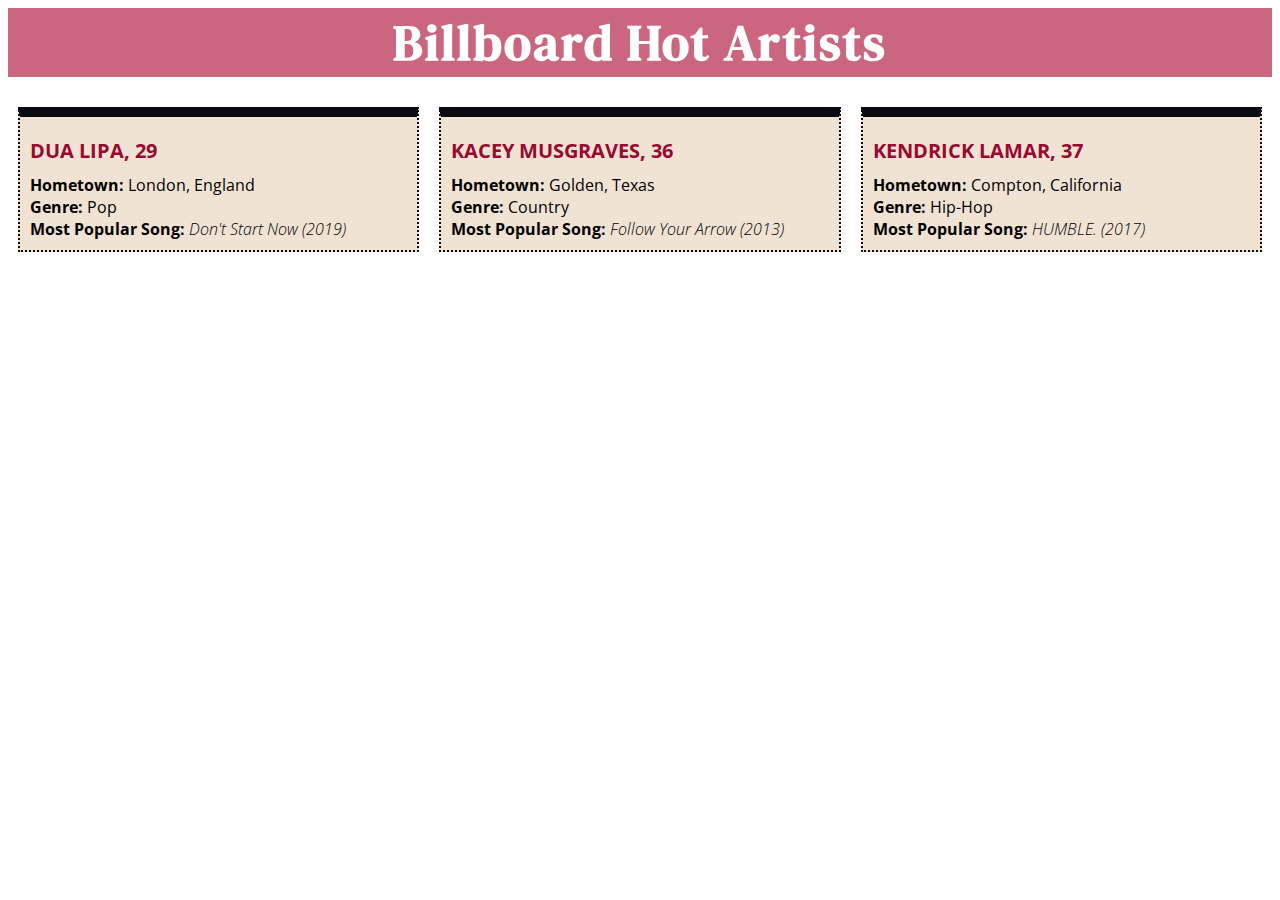
<file: index.html>
<!DOCTYPE html>
<html lang="en">
<head>
    <meta charset="UTF-8">
    <meta name="viewport" content="width=device-width, initial-scale=1.0">
    <link href="https://fonts.googleapis.com/css2?family=DM+Serif+Text:ital@0;1&display=swap" rel="stylesheet">
    <title>Card Starter</title>
    <style>
        
        @import url('https://fonts.googleapis.com/css2?family=DM+Serif+Text:ital@0;1&family=Open+Sans:ital,wght@0,300..800;1,300..800&display=swap');

        h1, p {
            margin: 0;
            padding: 0;
        }

        h1 {
            font-family: "DM Serif Text", serif;
        font-weight: 900;
        font-style: normal;
        font-size: 50px;
        letter-spacing: 2px;
        text-align: center;
            color: #FFFF;
            background-color: #CA6680;

        }

        p.name {
            font-weight: bold;
            text-transform: uppercase;
            text-align: center;
            font-size: 20px;
            color: #980A30;
            text-align: left;
            padding-top: 10px;
            padding-bottom: 10px;
        }

        p {
            font-family: "Open Sans", sans-serif;
            font-size: 1em;

        }

        span {
            font-weight: bold;
        }

        .container {
        display: flex;
        flex-wrap: wrap; 
        justify-content: center;
        flex-wrap: nowrap;
        margin-top: 20px;
        }

        .box {
            flex: 1;
            margin: 10px;
            border: 2px dotted #080B0F;
            padding: 10px;
            max-width: 30%;
            border-top: 10px solid #080B0F;
            background-color: #f1e3d3;
        }

        span.songs {
            font-weight:lighter;
            font-style: italic;
        }

    </style>
</head>
<body>
    <h1>Billboard Hot Artists</h1>
    <div class="container">
        <div class="box">
        <p class="name">Dua Lipa, 29</p>
        <p><span>Hometown: </span>London, England</p>
        <p><span>Genre: </span>Pop</p>
        <p><span>Most Popular Song: </span> <span class=songs>Don't Start Now (2019)</span> </p>
        </div>
        <div class="box">
        <p class="name">Kacey Musgraves, 36</p>
        <p><span>Hometown: </span>Golden, Texas</p>
        <p><span>Genre: </span>Country</p>
        <p><span>Most Popular Song: </span> <span class=songs>Follow Your Arrow (2013)</span> </p>
        </div>
        <div class="box">
        <p class="name">Kendrick Lamar, 37</p>
        <p><span>Hometown: </span>Compton, California</p>
        <p><span>Genre: </span>Hip-Hop</p>
        <p><span>Most Popular Song: </span> <span class=songs>HUMBLE. (2017)</span> </p>
        </div>
    </div>
</body>
</html>
</file>
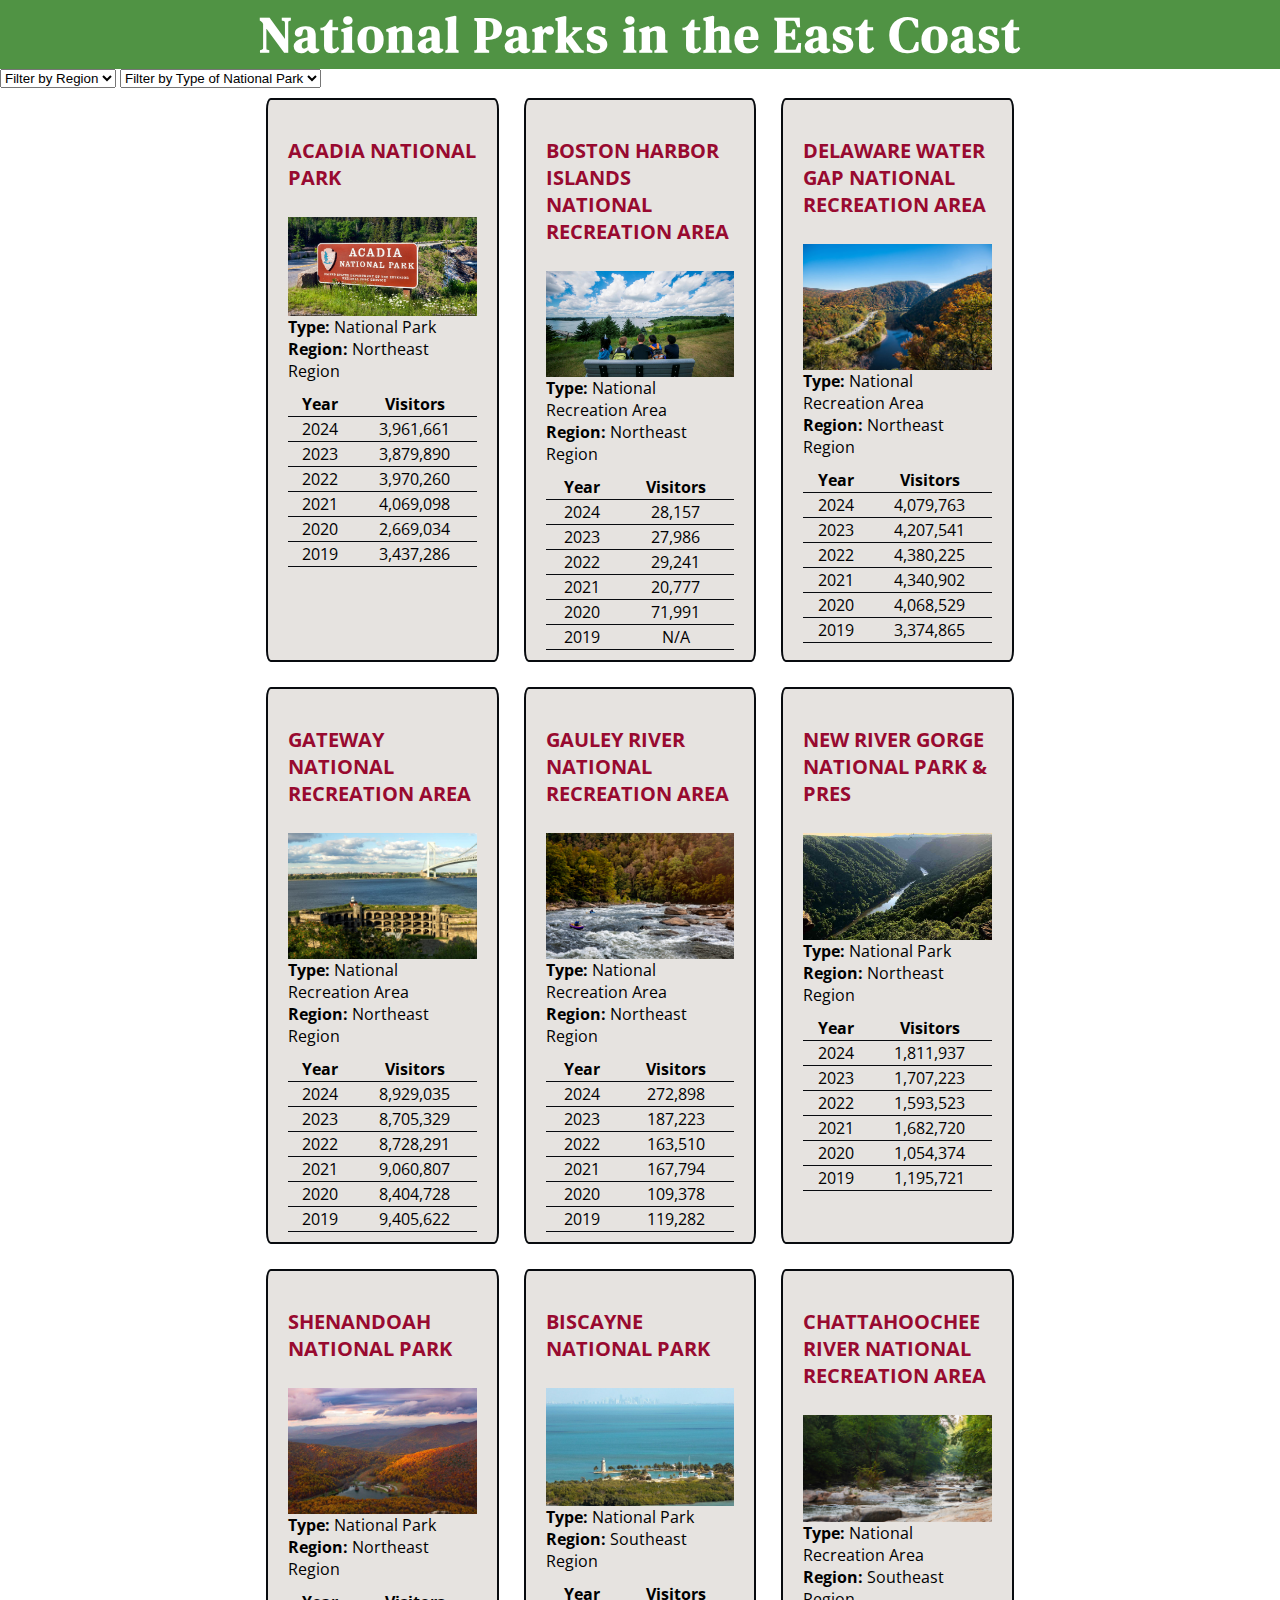
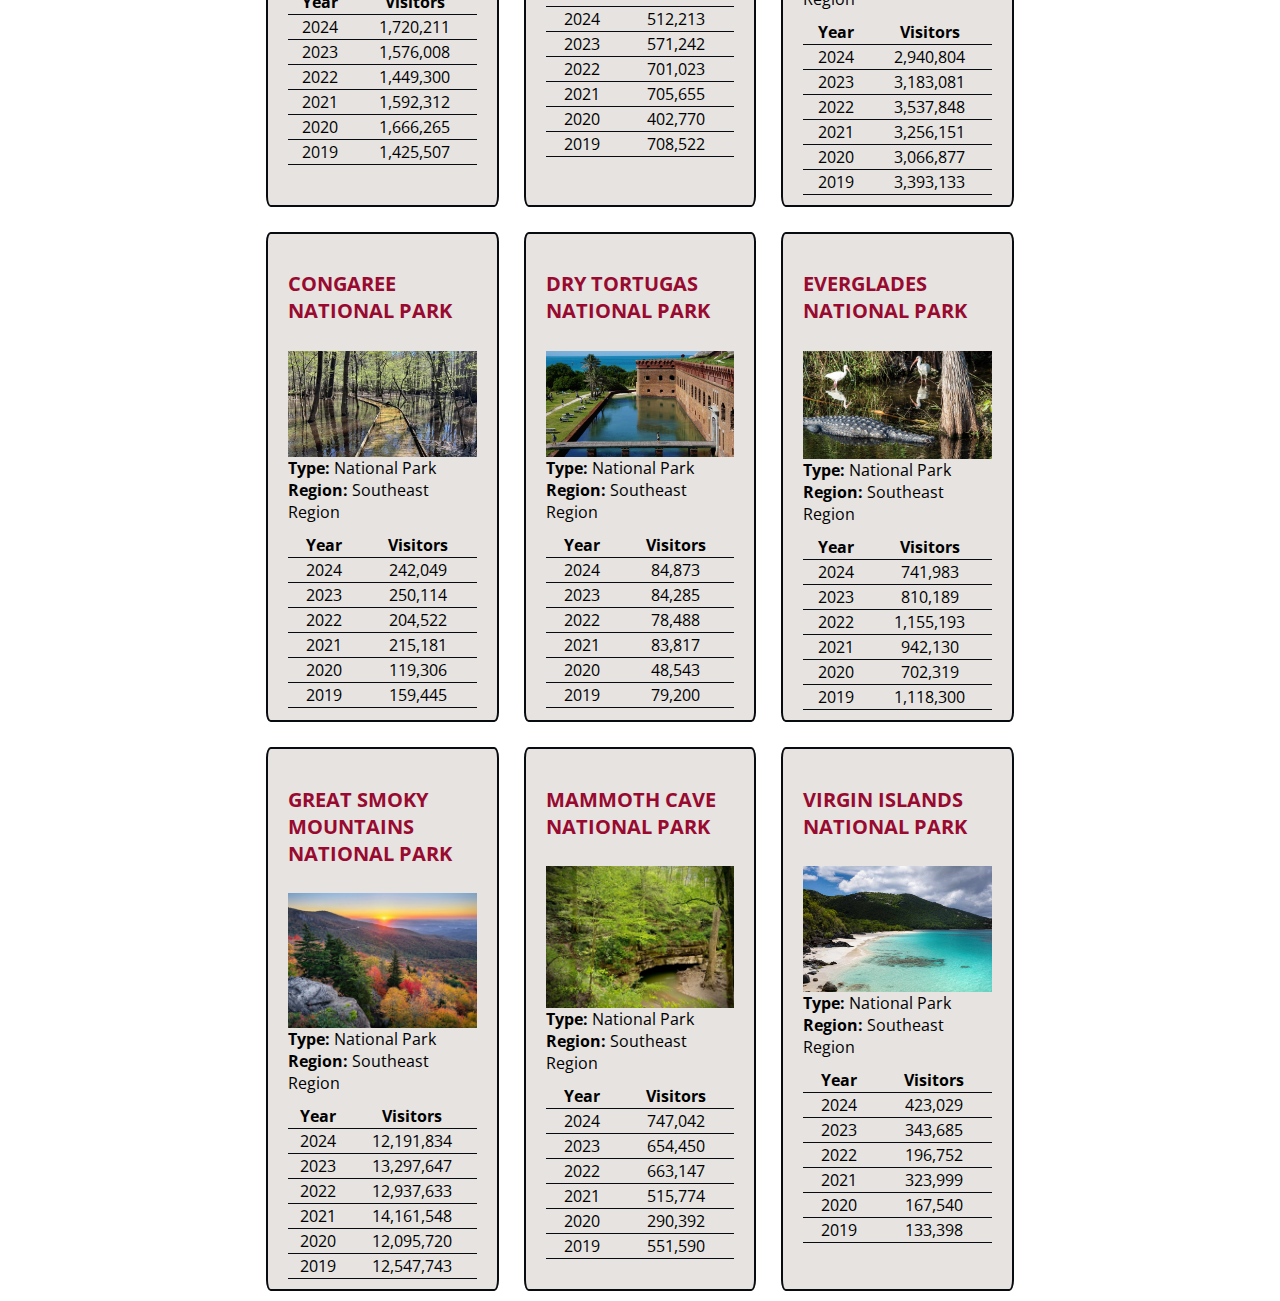
<file: cards-project/index.html>
<!DOCTYPE html>
<html lang="en">
<head>
    <meta charset="UTF-8">
    <meta name="viewport" content="width=device-width, initial-scale=1.0">
    <link href="https://fonts.googleapis.com/css2?family=DM+Serif+Text:ital@0;1&display=swap" rel="stylesheet">
    <link rel="stylesheet" href="styles.css">
    <title>National Parks</title>

</head>
<body>
    <h1>National Parks in the East Coast</h1>
    <!-- <h2>North East</h2> -->
    <div class="dropdown">
        <select id="filterDropdown1">
            <option value="all">Filter by Region</option>
            <option value="Southeast  Region">Southeast</option>
            <option value="Northeast  Region">Northeast</option>
        </select>

        <select id="filterDropdown2">
            <option value="all">Filter by Type of National Park</option>
            <option value="National Park">National Park</option>
            <option value="National Recreation Area">National Recreation Area</option>
        </select>
    </div>

    <div class="container" id="container"></div>
    </div>

    <script src="script.js"></script>
</body>
</html>
</file>
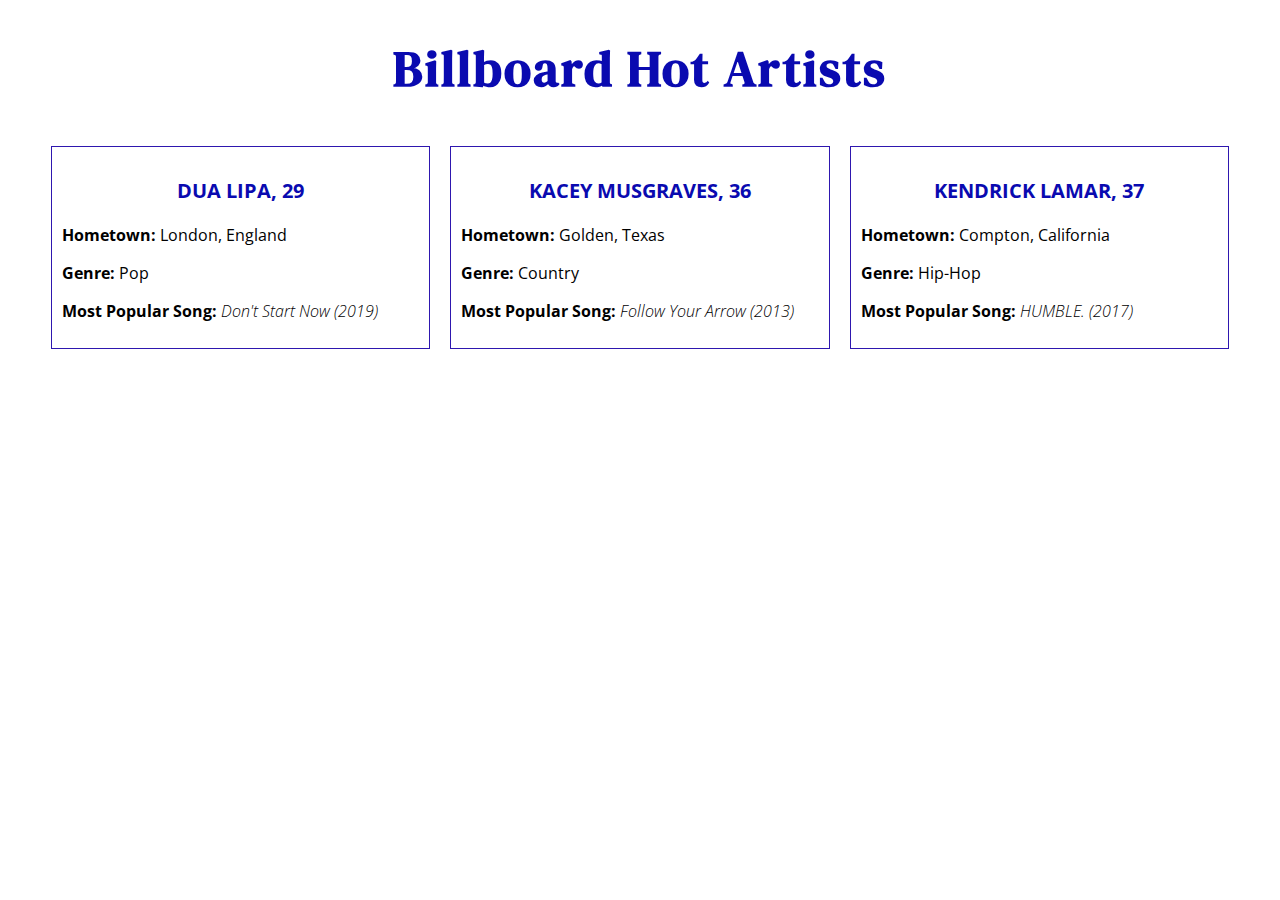
<file: cards/index.html>
<!DOCTYPE html>
<html lang="en">
<head>
    <meta charset="UTF-8">
    <meta name="viewport" content="width=device-width, initial-scale=1.0">
    <link href="https://fonts.googleapis.com/css2?family=DM+Serif+Text:ital@0;1&display=swap" rel="stylesheet">
    <title>Card Starter</title>
    <style>
        
        @import url('https://fonts.googleapis.com/css2?family=DM+Serif+Text:ital@0;1&family=Open+Sans:ital,wght@0,300..800;1,300..800&display=swap');

        h1 {
            font-family: "DM Serif Text", serif;
        font-weight: 900;
        font-style: normal;
        font-size: 50px;
        letter-spacing: 2px;
        text-align: center;
            color: #0a0ab0;
        }

        p.name {
            font-weight: bold;
            text-transform: uppercase;
            text-align: center;
            font-size: 20px;
            color: #0a0ab0;
        }

        p {
            font-family: "Open Sans", sans-serif;
            font-size: 1em;
        }

        span {
            font-weight: bold;
        }

        .container {
        display: flex;
        flex-wrap: wrap;
        justify-content: center;
        flex-wrap: nowrap;
        }

        .box {
            flex: 1;
            margin: 10px;
            border: 1px solid #2e17af;
            padding: 10px;
            box-sizing: border-box;
            max-width: 30%;
        }

        span.songs {
            font-weight:lighter;
            font-style: italic;
        }

    </style>
</head>
<body>
    <h1>Billboard Hot Artists</h1>
    <div class="container">
        <div class="box">
        <p class="name">Dua Lipa, 29</p>
        <p><span>Hometown: </span>London, England</p>
        <p><span>Genre: </span>Pop</p>
        <p><span>Most Popular Song: </span> <span class=songs>Don't Start Now (2019)</span> </p>
        </div>
        <div class="box">
        <p class="name">Kacey Musgraves, 36</p>
        <p><span>Hometown: </span>Golden, Texas</p>
        <p><span>Genre: </span>Country</p>
        <p><span>Most Popular Song: </span> <span class=songs>Follow Your Arrow (2013)</span> </p>
        </div>
        <div class="box">
        <p class="name">Kendrick Lamar, 37</p>
        <p><span>Hometown: </span>Compton, California</p>
        <p><span>Genre: </span>Hip-Hop</p>
        <p><span>Most Popular Song: </span> <span class=songs>HUMBLE. (2017)</span> </p>
        </div>
    </div>
</body>
</html>
</file>
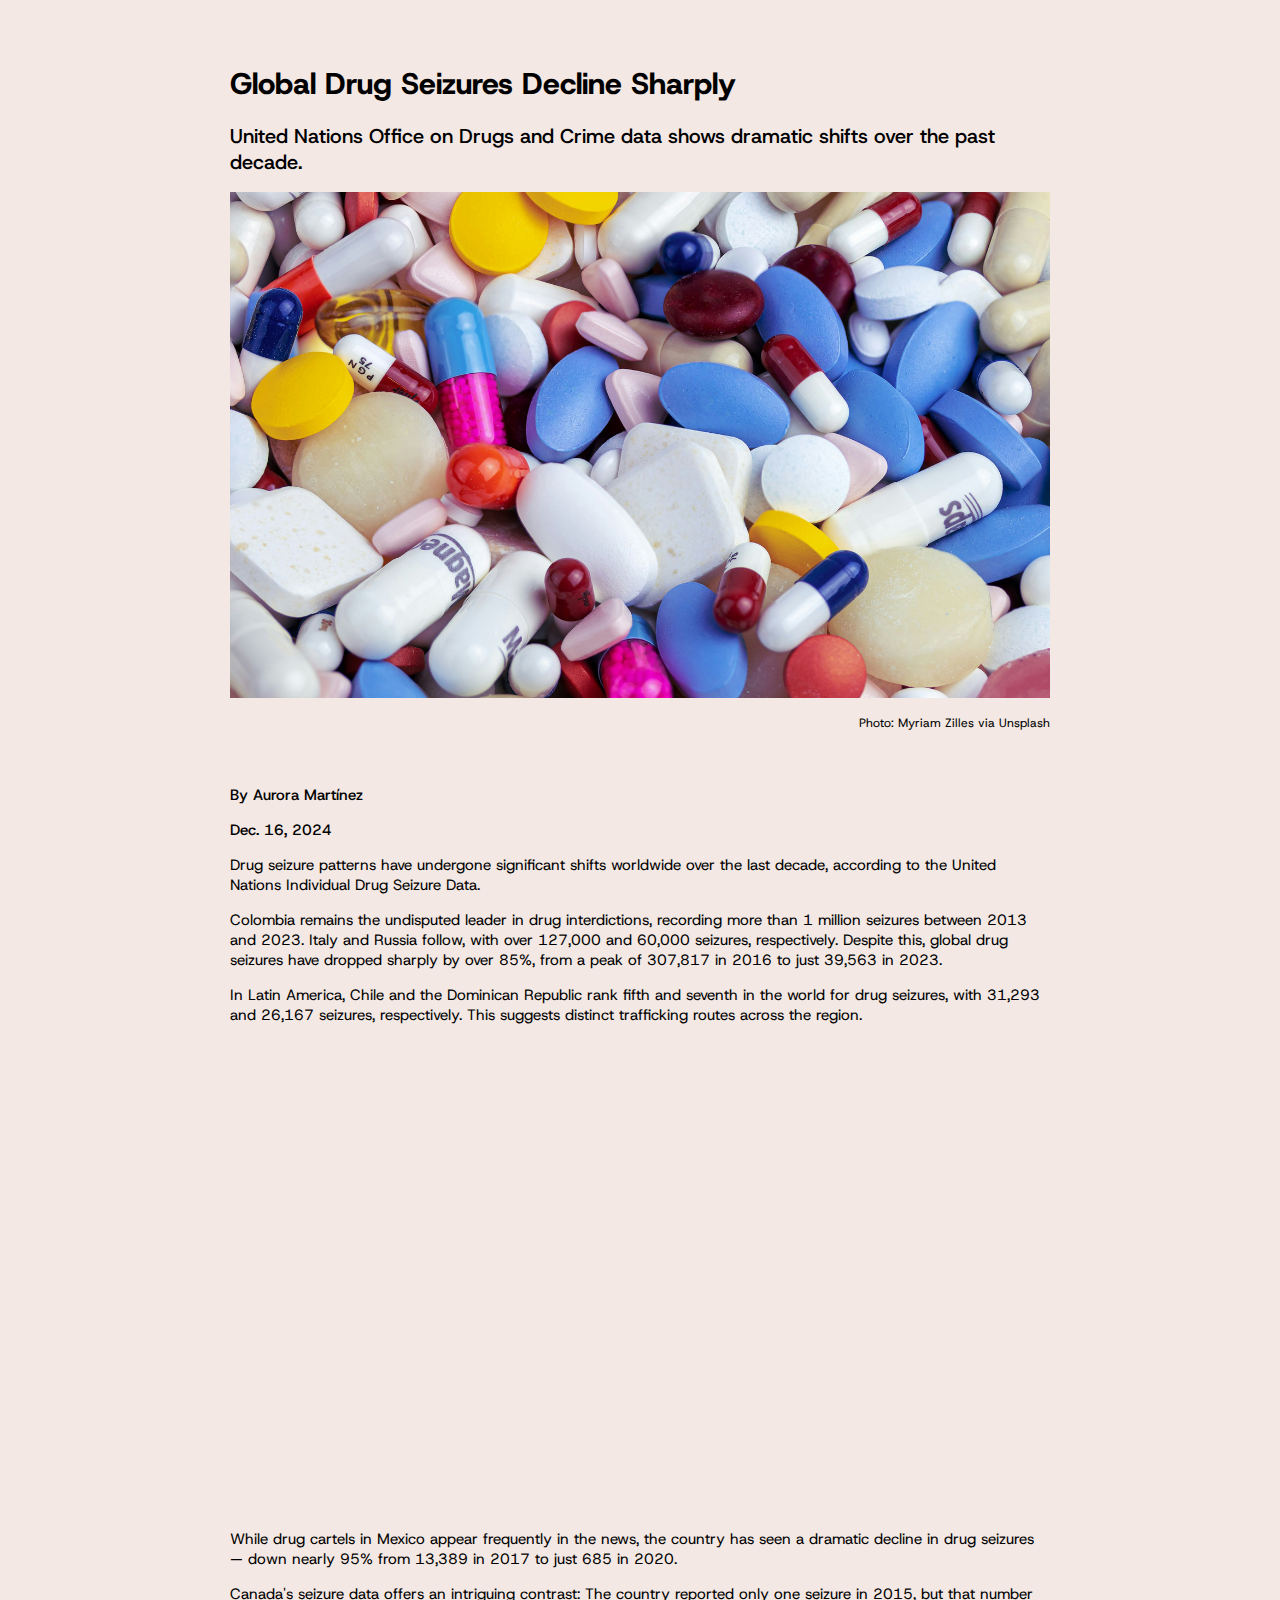
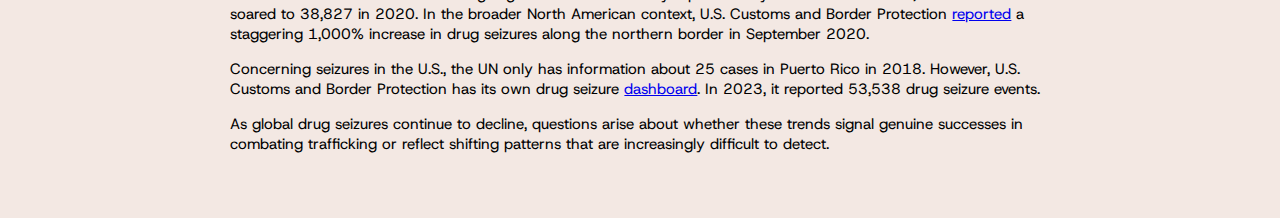
<file: global-drug-seizures/index.html>
<!doctype html>

<html>

	<head>
		<title> Global Drug Seizures </title>

		<link rel="stylesheet" type="text/css" href="styles.css">
		<link rel="preconnect" href="https://fonts.googleapis.com">
		<link rel="preconnect" href="https://fonts.gstatic.com" crossorigin>
		<link href="https://fonts.googleapis.com/css2?family=Host+Grotesk:ital,wght@0,300..800;1,300..800&display=swap" rel="stylesheet">

	</head>

	<body>

		<h1>
			Global Drug Seizures Decline Sharply
		</h1>

		<h2>
			United Nations Office on Drugs and Crime data shows dramatic shifts over the past decade.
		</h2>

			<div class="image-box">

				<img src="images/drugs.jpg" alt="drugs" data-credit= "Myriam Zilles via Unsplash">
				<p class="credits"> Photo: Myriam Zilles via Unsplash </p>

			</div>	

			

			<div class="story">

			<byline>By Aurora Martínez

			<p>Dec. 16, 2024</p>
			
			</byline>

			<p> Drug seizure patterns have undergone significant shifts worldwide over the last decade, according to the United Nations Individual Drug Seizure Data.

			</p>

			<p> Colombia remains the undisputed leader in drug interdictions, recording more than 1 million seizures between 2013 and 2023. Italy and Russia follow, with over 127,000 and 60,000 seizures, respectively. Despite this, global drug seizures have dropped sharply by over 85%, from a peak of 307,817 in 2016 to just 39,563 in 2023.

			</p>

			<p> In Latin America, Chile and the Dominican Republic rank fifth and seventh in the world for drug seizures, with 31,293 and 26,167 seizures, respectively. This suggests distinct trafficking routes across the region.

			</p>

			<iframe title="Global Drug Seizures from 2013 to 2023" aria-label="Map" id="datawrapper-chart-6fziP" src="https://datawrapper.dwcdn.net/6fziP/5/" scrolling="no" frameborder="0" style="width: 100%; dark: auto; padding-block: 15px;display: block;min-width: 100% !important; border: none;" height="444" data-external="1"></iframe><script type="text/javascript">!function(){"use strict";window.addEventListener("message",(function(a){if(void 0!==a.data["datawrapper-height"]){var e=document.querySelectorAll("iframe");for(var t in a.data["datawrapper-height"])for(var r=0;r<e.length;r++)if(e[r].contentWindow===a.source){var i=a.data["datawrapper-height"][t]+"px";e[r].style.height=i}}}))}();
</script>

			<p> While drug cartels in Mexico appear frequently in the news, the country has seen a dramatic decline in drug seizures — down nearly 95% from 13,389 in 2017 to just 685 in 2020.

			</p>

			<p> Canada's seizure data offers an intriguing contrast: The country reported only one seizure in 2015, but that number soared to 38,827 in 2020. In the broader North American context, U.S. Customs and Border Protection <a href="https://www.cbp.gov/newsroom/local-media-release/cbp-ports-buffalo-field-office-see-1000-increase-narcotics-seizures">reported</a> a staggering 1,000% increase in drug seizures along the northern border in September 2020. 

			<p> Concerning seizures in the U.S., the UN only has information about 25 cases in Puerto Rico in 2018. However, U.S. Customs and Border Protection has its own drug seizure <a href="https://www.cbp.gov/newsroom/stats/drug-seizure-statistics">dashboard</a>. In 2023, it reported 53,538 drug seizure events. 
			</p>

			<p> As global drug seizures continue to decline, questions arise about whether these trends signal genuine successes in combating trafficking or reflect shifting patterns that are increasingly difficult to detect.

			</p>

			</div>


	</body>

</html>
</file>
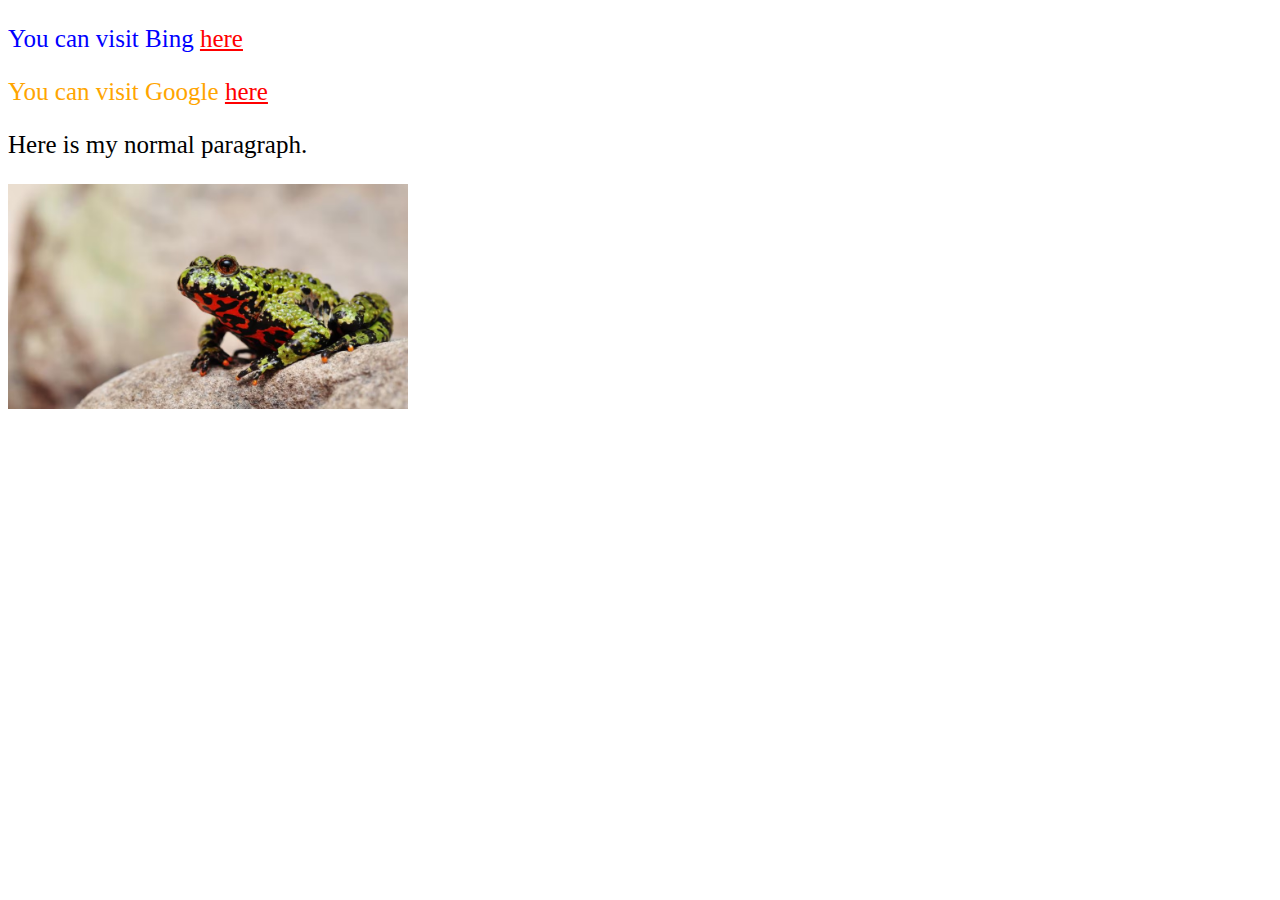
<file: my-first-site/index.html>
<!doctype html>

<html>

<head>
	<title> Hello World!</title>

	<link rel="stylesheet" type="text/css" href="styles.css">

</head>

<body>
	<p class="bing"> 
		You can visit Bing <a href="https://www.bing.com" target="_blank">here</a>
	</p>

	<p class="google"> 
		You can visit Google <a href="https://www.google.com" target="_blank">here</a>
	</p>

	<p>
		Here is my normal paragraph.
	</p>

<img src="images/firebelliedtoad.avif">


</html>
</file>
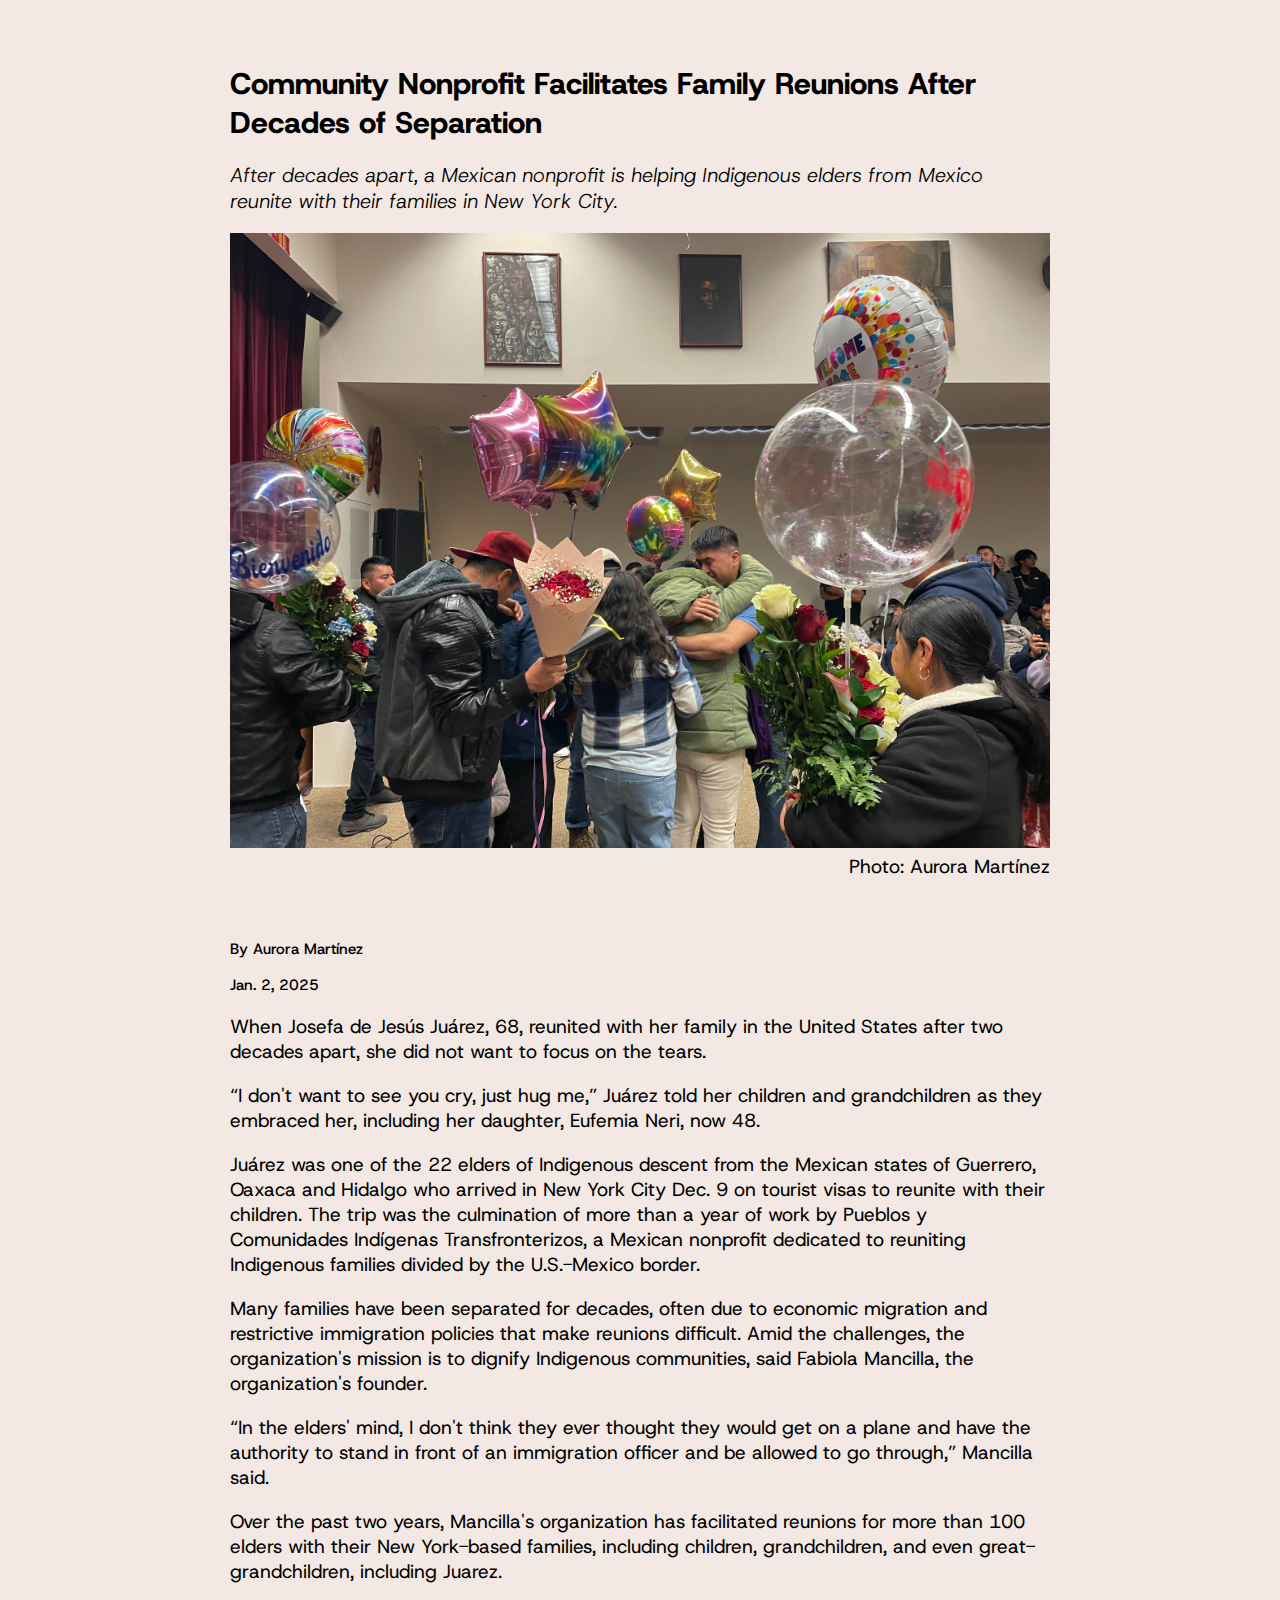
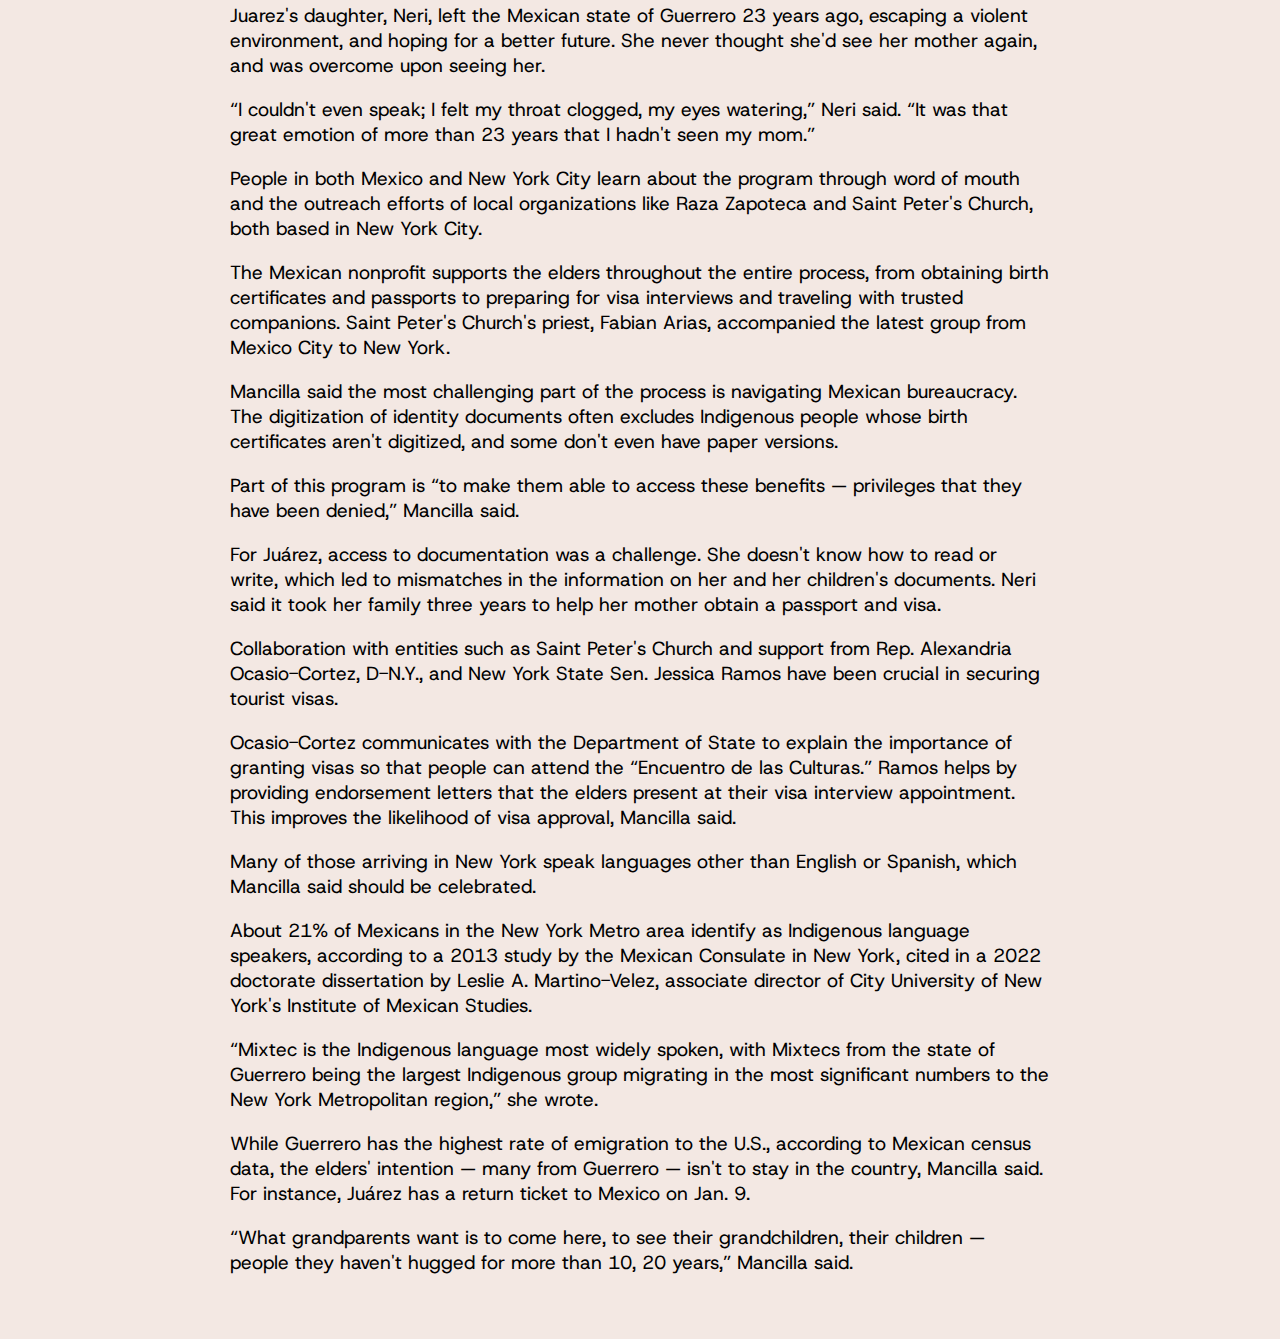
<file: Visual Story/index.html>
<!doctype html>

<html>

	<head>
		<title> Family Reunions </title>

		<link rel="stylesheet" type="text/css" href="styles.css">
		<link rel="preconnect" href="https://fonts.googleapis.com">
		<link rel="preconnect" href="https://fonts.gstatic.com" crossorigin>
		<link href="https://fonts.googleapis.com/css2?family=Host+Grotesk:ital,wght@0,300..800;1,300..800&display=swap" rel="stylesheet">

	</head>

	<body>

		<h1>
			Community Nonprofit Facilitates Family Reunions After Decades of Separation
		</h1>

		<h2>
			After decades apart, a Mexican nonprofit is helping Indigenous elders from Mexico reunite with their families in New York City.
		</h2>

        <figure class="image-box">

            <img src="images/hugs.JPG" alt="Families hugging upon reuniting." data-credit= "Aurora Martínez">
            <figcaption> Photo: Aurora Martínez </figcaption>

        </figure>	

        
			<div class="story">

			<byline>By Aurora Martínez

			<p>Jan. 2, 2025</p>
			
			</byline>

			<p> When Josefa de Jesús Juárez, 68, reunited with her family in the United States after two decades apart, she did not want to focus on the tears.</p>

            <p>“I don't want to see you cry, just hug me,” Juárez told her children and grandchildren as they embraced her, including her daughter, Eufemia Neri, now 48.</p>
        
            <p>Juárez was one of the 22 elders of Indigenous descent from the Mexican states of Guerrero, Oaxaca and Hidalgo who arrived in New York City Dec. 9 on tourist visas to reunite with their children. The trip was the culmination of more than a year of work by Pueblos y Comunidades Indígenas Transfronterizos, a Mexican nonprofit dedicated to reuniting Indigenous families divided by the U.S.-Mexico border.</p>
            
            <p>Many families have been separated for decades, often due to economic migration and restrictive immigration policies that make reunions difficult. Amid the challenges, the organization's mission is to dignify Indigenous communities, said Fabiola Mancilla, the organization's founder.</p>
            
            <p>“In the elders' mind, I don't think they ever thought they would get on a plane and have the authority to stand in front of an immigration officer and be allowed to go through,” Mancilla said.</p>

            <p>Over the past two years, Mancilla's organization has facilitated reunions for more than 100 elders with their New York-based families, including children, grandchildren, and even great-grandchildren, including Juarez.</p>

            <p>Juarez's daughter, Neri, left the Mexican state of Guerrero 23 years ago, escaping a violent environment, and hoping for a better future. She never thought she'd see her mother again, and was overcome upon seeing her.</p>

            <p>“I couldn't even speak; I felt my throat clogged, my eyes watering,” Neri said. “It was that great emotion of more than 23 years that I hadn't seen my mom.”</p>

            <p>People in both Mexico and New York City learn about the program through word of mouth and the outreach efforts of local organizations like Raza Zapoteca and Saint Peter's Church, both based in New York City.</p>

            <p>The Mexican nonprofit supports the elders throughout the entire process, from obtaining birth certificates and passports to preparing for visa interviews and traveling with trusted companions. Saint Peter's Church's priest, Fabian Arias, accompanied the latest group from Mexico City to New York.</p>

            <p>Mancilla said the most challenging part of the process is navigating Mexican bureaucracy. The digitization of identity documents often excludes Indigenous people whose birth certificates aren't digitized, and some don't even have paper versions.</p>

            <p>Part of this program is “to make them able to access these benefits — privileges that they have been denied,” Mancilla said.</p>

            <p>For Juárez, access to documentation was a challenge. She doesn't know how to read or write, which led to mismatches in the information on her and her children's documents. Neri said it took her family three years to help her mother obtain a passport and visa.</p>

            <p>Collaboration with entities such as Saint Peter's Church and support from Rep. Alexandria Ocasio-Cortez, D-N.Y., and New York State Sen. Jessica Ramos have been crucial in securing tourist visas.</p>

            <p>Ocasio-Cortez communicates with the Department of State to explain the importance of granting visas so that people can attend the “Encuentro de las Culturas.” Ramos helps by providing endorsement letters that the elders present at their visa interview appointment. This improves the likelihood of visa approval, Mancilla said.</p>

            <p>Many of those arriving in New York speak languages other than English or Spanish, which Mancilla said should be celebrated.</p>

            <p>About 21% of Mexicans in the New York Metro area identify as Indigenous language speakers, according to a 2013 study by the Mexican Consulate in New York, cited in a 2022 doctorate dissertation by Leslie A. Martino-Velez, associate director of City University of New York's Institute of Mexican Studies.</p>

            <p>“Mixtec is the Indigenous language most widely spoken, with Mixtecs from the state of Guerrero being the largest Indigenous group migrating in the most significant numbers to the New York Metropolitan region,” she wrote.</p>

            <p>While Guerrero has the highest rate of emigration to the U.S., according to Mexican census data, the elders' intention — many from Guerrero — isn't to stay in the country, Mancilla said. For instance, Juárez has a return ticket to Mexico on Jan. 9.</p>

            <p>“What grandparents want is to come here, to see their grandchildren, their children — people they haven't hugged for more than 10, 20 years,” Mancilla said.</p>

	</body>

</html>
</file>
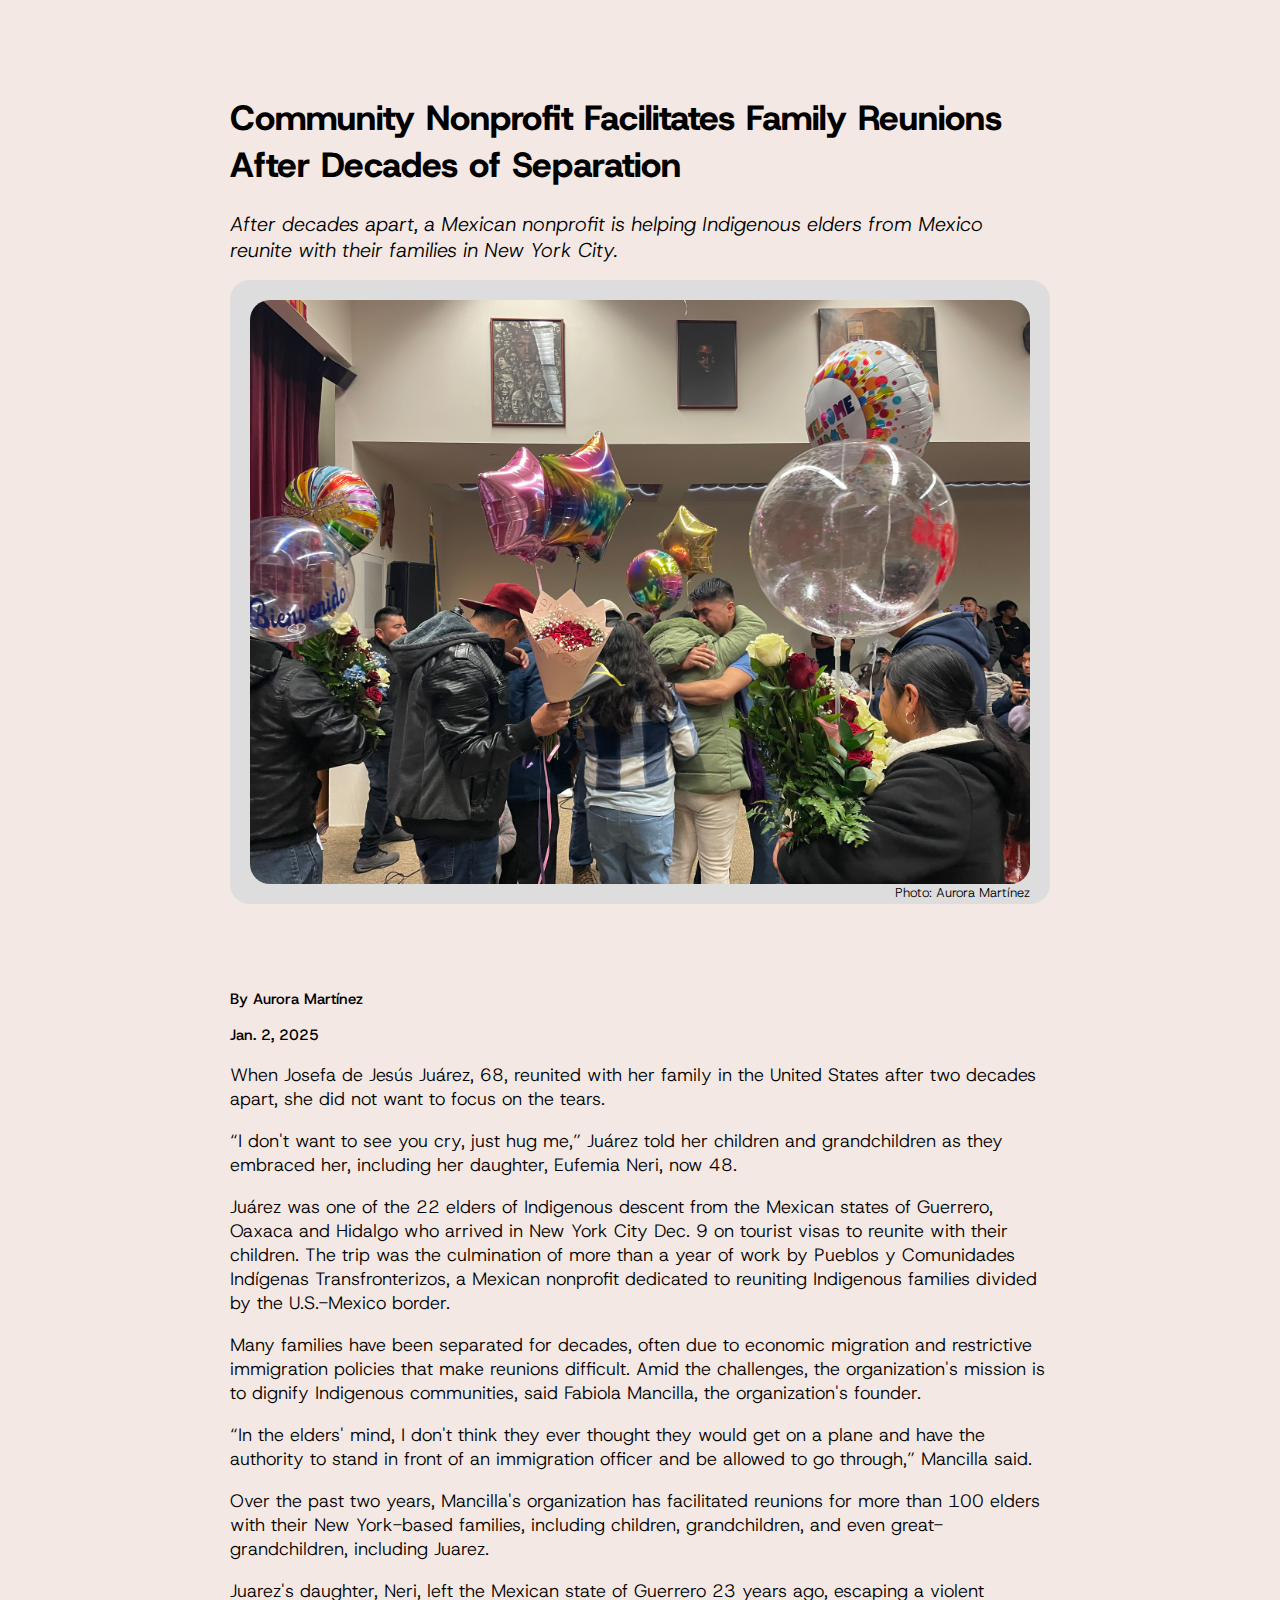
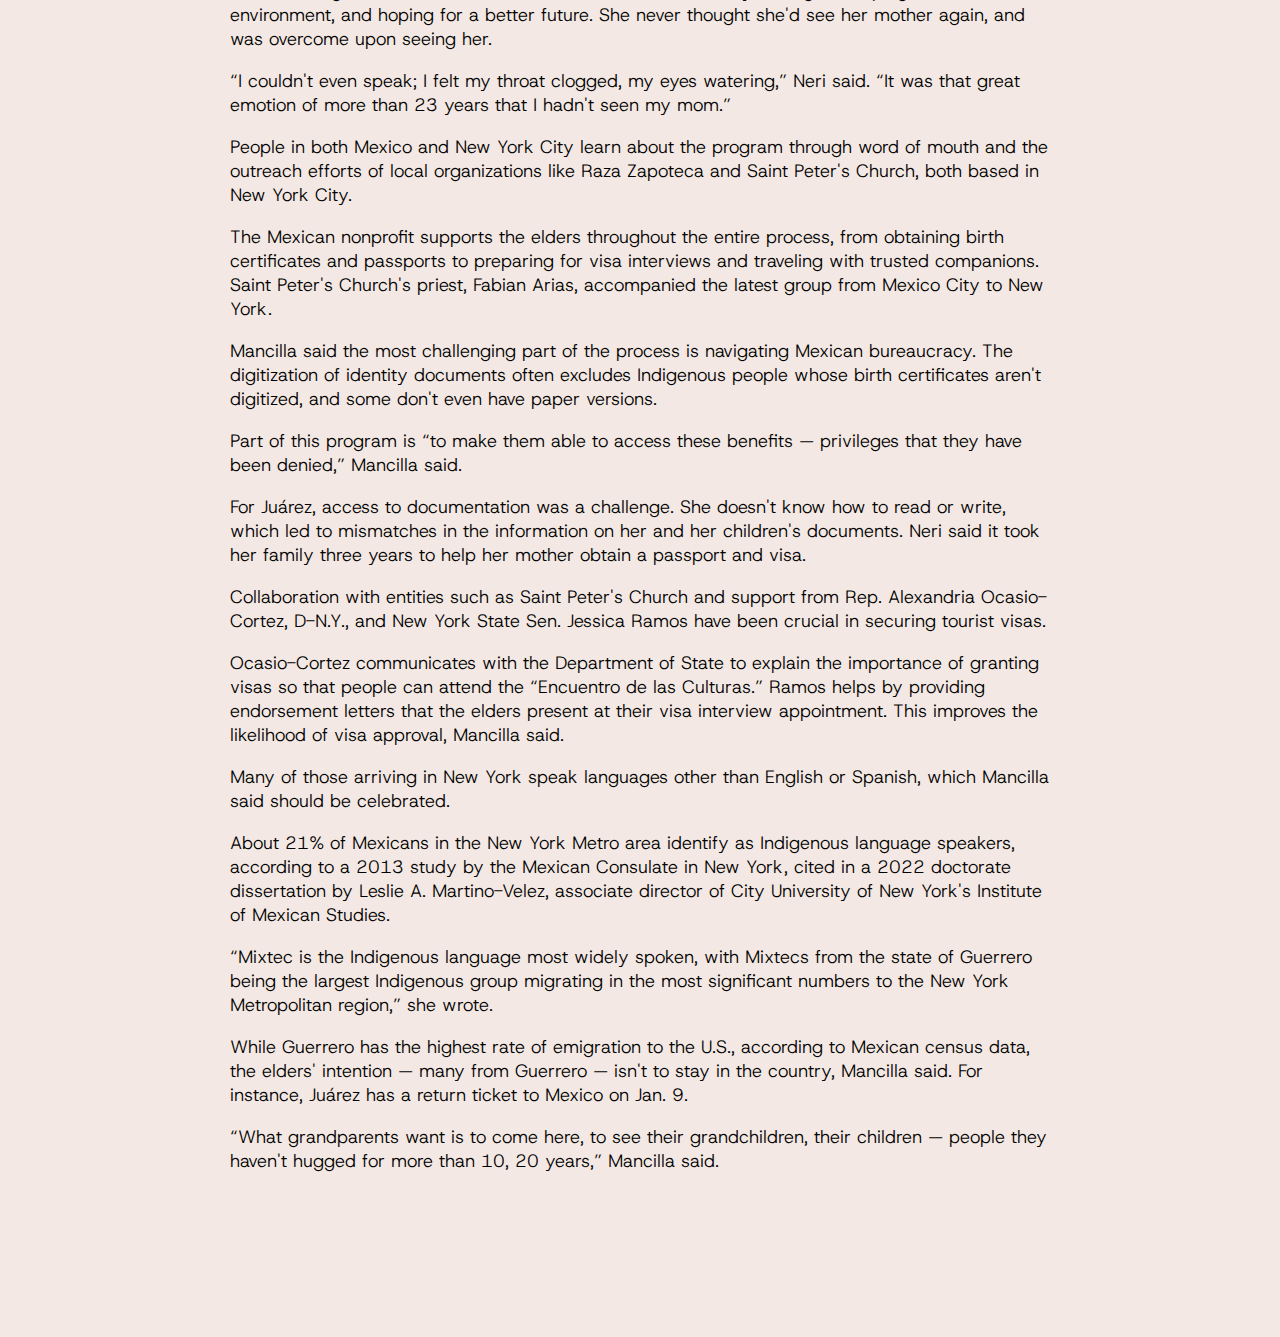
<file: visual-story/index.html>
<!doctype html>

<html>

	<head>
		<title> Family Reunions </title>

		<link rel="stylesheet" type="text/css" href="styles.css">
		<link rel="preconnect" href="https://fonts.googleapis.com">
		<link rel="preconnect" href="https://fonts.gstatic.com" crossorigin>
		<link href="https://fonts.googleapis.com/css2?family=Host+Grotesk:ital,wght@0,300..800;1,300..800&display=swap" rel="stylesheet">

	</head>

	<body>

		<h1>
			Community Nonprofit Facilitates Family Reunions After Decades of Separation
		</h1>

		<h2>
			After decades apart, a Mexican nonprofit is helping Indigenous elders from Mexico reunite with their families in New York City.
		</h2>

            <figure class="image-box">

                <img src="images/hugs.JPG" alt="Families hugging upon reuniting." data-credit= "Aurora Martínez">
                <figcaption> Photo: Aurora Martínez </figcaption>

            </figure>	

            <div class="container">
            
                <div class="story">

                    <byline>By Aurora Martínez

                    <p>Jan. 2, 2025</p>
                    
                    </byline>

                    <p> When Josefa de Jesús Juárez, 68, reunited with her family in the United States after two decades apart, she did not want to focus on the tears.</p>

                    <p>“I don't want to see you cry, just hug me,” Juárez told her children and grandchildren as they embraced her, including her daughter, Eufemia Neri, now 48.</p>
                
                    <p>Juárez was one of the 22 elders of Indigenous descent from the Mexican states of Guerrero, Oaxaca and Hidalgo who arrived in New York City Dec. 9 on tourist visas to reunite with their children. The trip was the culmination of more than a year of work by Pueblos y Comunidades Indígenas Transfronterizos, a Mexican nonprofit dedicated to reuniting Indigenous families divided by the U.S.-Mexico border.</p>
                    
                    <p>Many families have been separated for decades, often due to economic migration and restrictive immigration policies that make reunions difficult. Amid the challenges, the organization's mission is to dignify Indigenous communities, said Fabiola Mancilla, the organization's founder.</p>
                    
                    <p>“In the elders' mind, I don't think they ever thought they would get on a plane and have the authority to stand in front of an immigration officer and be allowed to go through,” Mancilla said.</p>

                    <p>Over the past two years, Mancilla's organization has facilitated reunions for more than 100 elders with their New York-based families, including children, grandchildren, and even great-grandchildren, including Juarez.</p>

                    <p>Juarez's daughter, Neri, left the Mexican state of Guerrero 23 years ago, escaping a violent environment, and hoping for a better future. She never thought she'd see her mother again, and was overcome upon seeing her.</p>

                    <p class="quote">“I couldn't even speak; I felt my throat clogged, my eyes watering,” Neri said. “It was that great emotion of more than 23 years that I hadn't seen my mom.”</p>

                    <p>People in both Mexico and New York City learn about the program through word of mouth and the outreach efforts of local organizations like Raza Zapoteca and Saint Peter's Church, both based in New York City.</p>

                    <p>The Mexican nonprofit supports the elders throughout the entire process, from obtaining birth certificates and passports to preparing for visa interviews and traveling with trusted companions. Saint Peter's Church's priest, Fabian Arias, accompanied the latest group from Mexico City to New York.</p>

                    <p>Mancilla said the most challenging part of the process is navigating Mexican bureaucracy. The digitization of identity documents often excludes Indigenous people whose birth certificates aren't digitized, and some don't even have paper versions.</p>

                    <p>Part of this program is “to make them able to access these benefits — privileges that they have been denied,” Mancilla said.</p>

                    <p>For Juárez, access to documentation was a challenge. She doesn't know how to read or write, which led to mismatches in the information on her and her children's documents. Neri said it took her family three years to help her mother obtain a passport and visa.</p>

                    <p>Collaboration with entities such as Saint Peter's Church and support from Rep. Alexandria Ocasio-Cortez, D-N.Y., and New York State Sen. Jessica Ramos have been crucial in securing tourist visas.</p>

                    <p>Ocasio-Cortez communicates with the Department of State to explain the importance of granting visas so that people can attend the “Encuentro de las Culturas.” Ramos helps by providing endorsement letters that the elders present at their visa interview appointment. This improves the likelihood of visa approval, Mancilla said.</p>

                    <p>Many of those arriving in New York speak languages other than English or Spanish, which Mancilla said should be celebrated.</p>

                    <p>About 21% of Mexicans in the New York Metro area identify as Indigenous language speakers, according to a 2013 study by the Mexican Consulate in New York, cited in a 2022 doctorate dissertation by Leslie A. Martino-Velez, associate director of City University of New York's Institute of Mexican Studies.</p>

                    <p>“Mixtec is the Indigenous language most widely spoken, with Mixtecs from the state of Guerrero being the largest Indigenous group migrating in the most significant numbers to the New York Metropolitan region,” she wrote.</p>

                    <p>While Guerrero has the highest rate of emigration to the U.S., according to Mexican census data, the elders' intention — many from Guerrero — isn't to stay in the country, Mancilla said. For instance, Juárez has a return ticket to Mexico on Jan. 9.</p>

                    <p style="padding-bottom: 100px">“What grandparents want is to come here, to see their grandchildren, their children — people they haven't hugged for more than 10, 20 years,” Mancilla said.</p>

                </div>
             </div>
	</body>
</html>
</file>
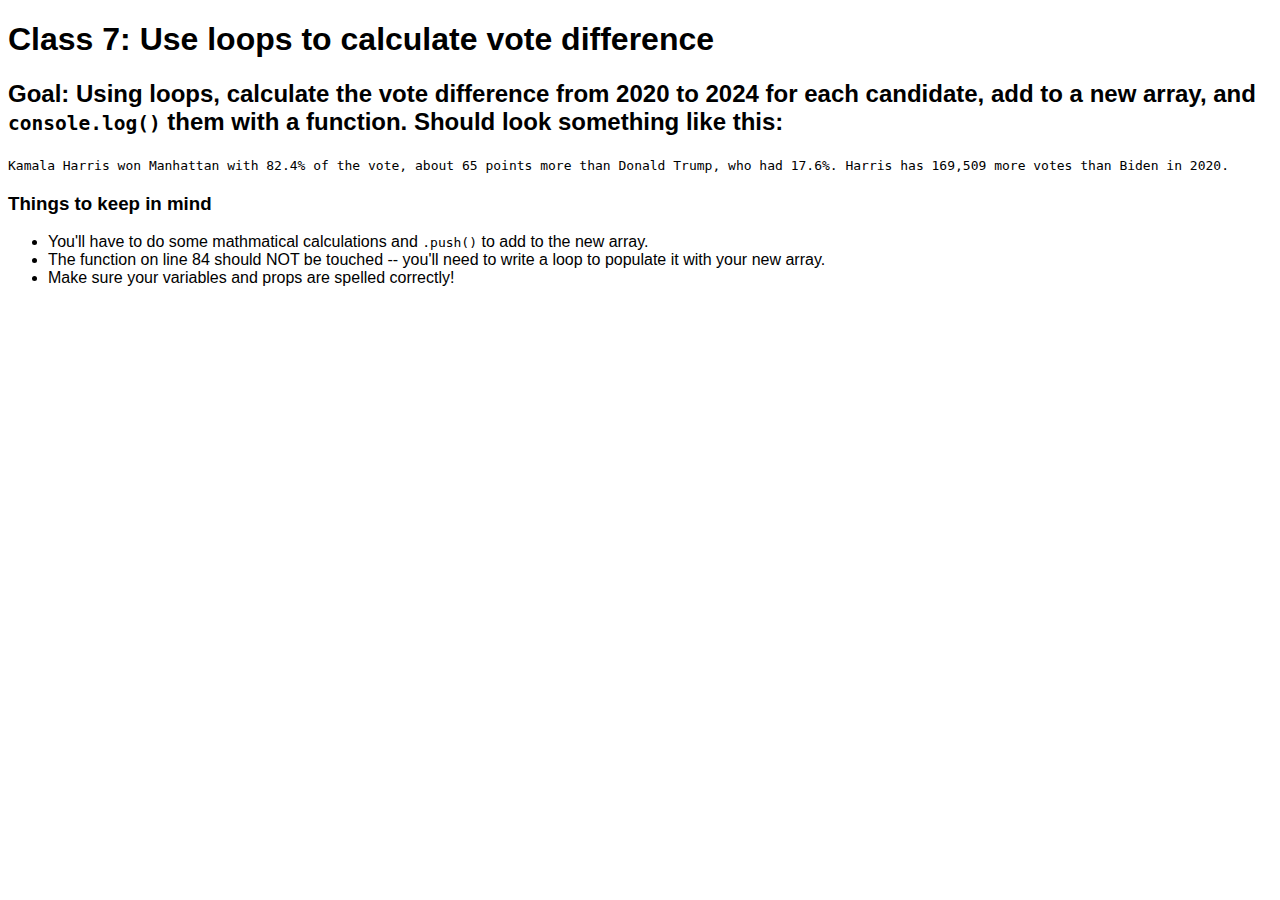
<file: empty.html>
<!DOCTYPE html>
<html lang="en">
<head>
    <meta charset="UTF-8">
    <meta name="viewport" content="width=device-width, initial-scale=1.0">
    <title>JS Basics</title>
    <style>
        *:not(code) {
            font-family: sans-serif;
        }
    </style>
</head>
<body>
    <h1>Class 7: Use loops to calculate vote difference</h1>
    <h2>Goal: Using loops, calculate the vote difference from 2020 to 2024 for each candidate, add to a new array, and <code>console.log()</code> them with a function. Should look something like this:</h2>
    <code>Kamala Harris won Manhattan with 82.4% of the vote, about 65 points more than Donald Trump, who had 17.6%. Harris has 169,509 more votes than Biden in 2020.</code>
    <h3>Things to keep in mind</h3>
    <ul>
        <li>You'll have to do some mathmatical calculations and <code>.push()</code> to add to the new array.</li>
        <li>The function on line 84 should NOT be touched -- you'll need to write a loop to populate it with your new array.</li>
        <li>Make sure your variables and props are spelled correctly!</li>

    </ul>
     <script>
        //Votes 2024
        const boroughs2024 = [
            {
                borough: "Manhattan",
                trumpVotes2024: 113921,
                harrisVotes2024: 533782
            },
            {
                borough: "Bronx",
                trumpVotes2024: 98174,
                harrisVotes2024: 261670
            },
            {
                borough: "Brooklyn",
                trumpVotes2024: 233964,
                harrisVotes2024: 601265
            },
            {
                borough: "Queens",
                trumpVotes2024: 264628,
                harrisVotes2024: 437282
            },
            {
                borough: "Staten Island",
                trumpVotes2024: 128151,
                harrisVotes2024: 69345
            }
        ];

        //Votes 2020
        const boroughs2020 = [
            {
                borough: "Manhattan",
                trumpVotes2020: 84450,
                bidenVotes2020: 364273
            },
            {
                borough: "Bronx",
                trumpVotes2020: 55882,
                bidenVotes2020: 318403
            },
            {
                borough: "Brooklyn",
                trumpVotes2020: 133653,
                bidenVotes2020: 487134
            },
            {
                borough: "Queens",
                trumpVotes2020: 155385,
                bidenVotes2020: 422624
            },
            {
                borough: "Staten Island",
                trumpVotes2020: 96517,
                bidenVotes2020: 67620
            }
        ];


        function getPopularVote(borough, votesHarris2024, votesTrump2024, votesBiden2020, votesTrump2020, voteDifferenceTrump, voteDifferenceHarris){
            
            //calculates vote difference

            const totalvotes = votesHarris2024 + votesTrump2024;
            kamalaPercent = ((votesHarris2024 / totalvotes) * 100).toFixed(1);
            trumpPercent = ((votesTrump2024 / totalvotes) * 100).toFixed(1);
            margin = (kamalaPercent - trumpPercent).toFixed(0);

            //prints messages based on songs

            if (votesHarris2024 > votesTrump2024){

                //if harris won by more votes than biden in 2020

                if (votesHarris2024 > votesBiden2020) {
                    console.log(`Kamala Harris won ${borough} with ${kamalaPercent}% of the vote, about ${margin} points more than Donald Trump, who had ${trumpPercent}%. Harris has ${voteDifferenceHarris.toLocaleString()} more votes than Biden in 2020`);
                }
                else {
                    console.log(`Kamala Harris won ${borough} with ${kamalaPercent}% of the vote, about ${margin} points more than Donald Trump, who had ${trumpPercent}%. Harris has ${-voteDifferenceHarris.toLocaleString()} less votes than Biden in 2020`);
                }
            }
            else { //if trump won

                //if trump won by more votes than in 2020
                if (votesTrump2024 > votesTrump2020) {
                    console.log(`Donald Trump won ${borough} with ${trumpPercent}% of the vote, about ${margin} points more than Kamala Harris, who had ${kamalaPercent}%. Trump has ${voteDifferenceTrump.toLocaleString()} more votes than he did in 2020`);
                }
                else {
                    console.log(`Donald Trump won ${borough} with ${trumpPercent}% of the vote, about ${margin} points more than Kamala Harris, who had ${kamalaPercent}%. Trump has ${voteDifferenceTrump.toLocaleString()} less votes than he did in 2020`);
                }

            }

            
        }

        let nyc_boroughs = [];

        //make a loop that gets the vote difference from 2020 to 2024 for each candidate

        for (let i = 0; i < 5; i++) {
            let voteDifferenceTrump = boroughs2024[i].trump2024 - boroughs2020[i].trump2020;
            let voteDifferenceHarris = boroughs2024[i].harris2024 - boroughs2020[i].biden2020;
            let borough = boroughs2024[i].borough;
            let item = {};
            item.voteDifferenceHarris = voteDifferenceHarris;
            item.voteDifferenceTrump = voteDifferenceTrump;
            item.borough = borough;
            nyc_boroughs.push(item);
        }

        console.log(nyc_boroughs);
        





            //make a blank object inside the loop

            //calcuate the vote difference for each party

            //assign the rest of the properties to the blank object

            //add the object to nyc_boroughs


        //write a loop that goes through nyc_boroughs and runs the function


        
    
     </script>
</body>
</html>
</file>
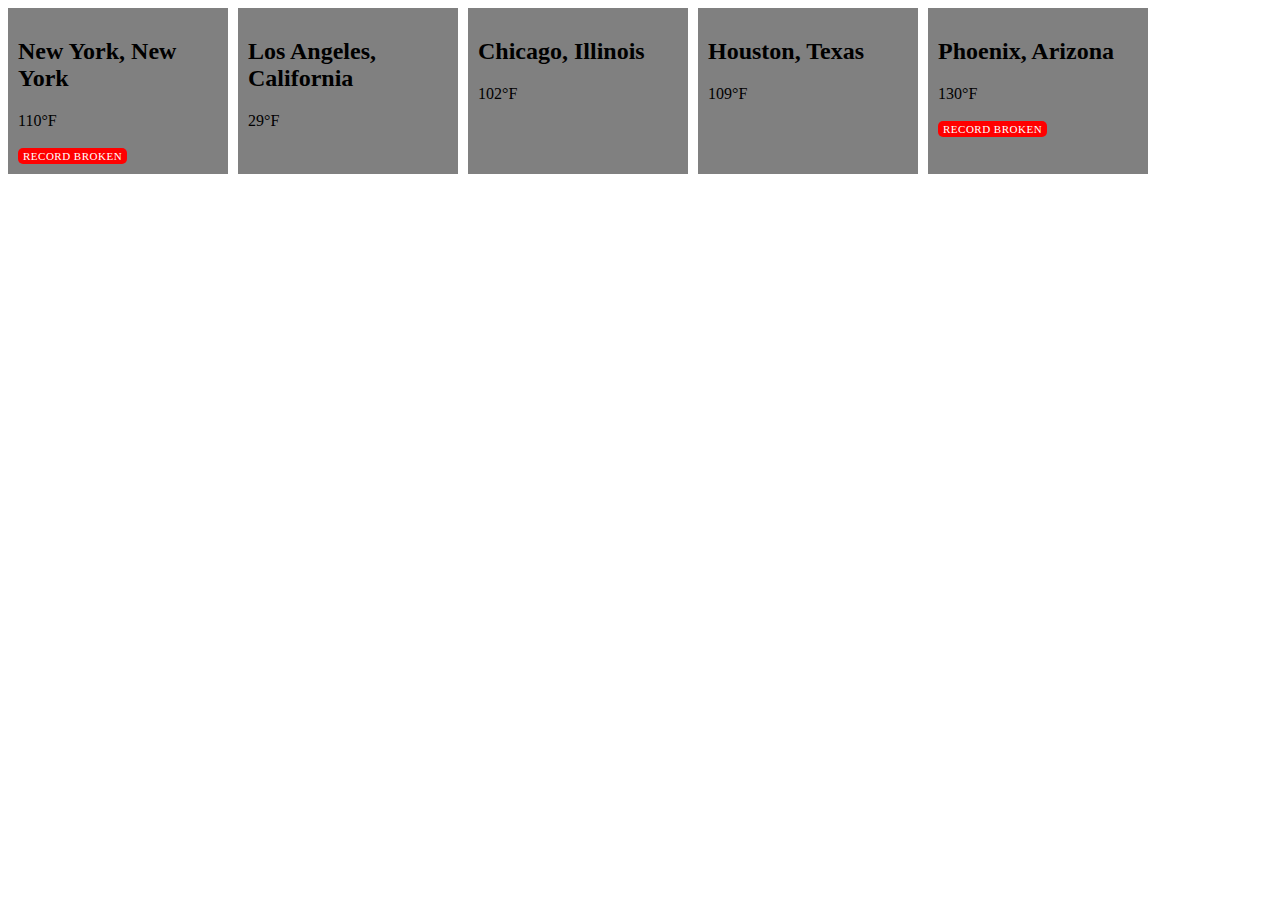
<file: 08/demo/empty.html>
<!DOCTYPE html>
<html lang="en">
<head>
    <meta charset="UTF-8">
    <meta name="viewport" content="width=device-width, initial-scale=1.0">
    <title>Javascript: Document Object Model</title>

    <style>
            #container > div:not(.cityCards) {
                width: 200px;
                height: 100px;
                background-color: gray;
            }

            #container > div.cityCards {
                width: 200px;
                height: auto;
                background-color: gray;
                padding: 10px;
            }

            #container {
                display: flex;
                gap: 10px;
            }

            p.record {
                text-transform: uppercase;
                font-size: 11px;
                letter-spacing: 0.5px;
                color: #fff;
                padding: 2px 5px;
                background-color: red;
                border-radius: 5px;
                display: inline-block;
                margin: 0;
            }
    </style>
</head>
<body>
    <div id="container">
        <!-- <div class="green">green</div>
        <div class="blue">blue</div>
        <div class="green">green</div>
        <div class="red">red</div>
        <div class="red">red</div>
        <div id="last_card" class="orange">orange</div> -->

        <!-- <div class="cityCards"><h2>Phoenix, Arizona</h2><p>130°F</p><p class="record">record broken</p></div> -->
    </div>
     <script>

            // make all cards with the class "green" with a green top border, 5px wide, solid stroke
            
            // let green_cards = document.getElementsByClassName('green');

            // console.log(green_cards.length);

            // for (let i = 0; i < green_cards.length; i++) {
            //     green_cards[i].style.borderTop = '5px solid green';
            // }

            // make all cards with the class "red" a bottom border, a width of 3px, and dotted stroke


            // for the orange card, give it a background color 

            // let orange_card = document.getElementById('last_card');

            // console.log(orange_card);

            // orange_card.style.backgroundColor = 'orange';


            // for the div with id "last_card", append a h1 tag to it that says "this is the last card"

            // let header_tag = document.createElement('h1');

            // header_tag.textContent = 'this is the last card';

            // orange_card.append(header_tag);


            // for the blue card append a div with a brown background 

            // let blue_card = document.getElementsByClassName('blue')[0];

            // console.log(blue_card);

            // let brown_div = document.createElement('div');

            // brown_div.style.backgroundColor = 'brown';
            // brown_div.style.height = '50px';
            // brown_div.style.width = '50px';

            // blue_card.append(brown_div);

            // remove any card with the class "red" from the DOM via javascript

            // let red_cards = document.getElementsByClassName('red');

            // while (red_cards.length > 0){
            //     red_cards[0].remove();
            // }

            // let red_cards = document.getElementsByClassName('red');

            // for (let i = 0; i < red_cards.length; i++){
            //     // console.log[i]
            //     red_cards[i].style.display = 'none';
            // }

            // or

            // let's make some cards!

            // Our variables

            const cities = [
            {
                city: "New York",
                state: "New York",
                currentTemperature: 110, 
                historicHigh: 106
            },
            {
                city: "Los Angeles",
                state: "California",
                currentTemperature: 29, 
                historicHigh: 113
            },
            {
                city: "Chicago",
                state: "Illinois",
                currentTemperature: 102, 
                historicHigh: 105
            },
            {
                city: "Houston",
                state: "Texas",
                currentTemperature: 109, 
                historicHigh: 109
            },
            {
                city: "Phoenix",
                state: "Arizona",
                currentTemperature: 130, 
                historicHigh: 122
            }
        ];


        //select the container to add elements

        let container = document.getElementById('container');

        //let's modify this function
        function makeCards(today, city, state, historic){

            //make full geographic name
        
            const full_city = city + ', ' + state;

            //get temperature difference
            const difference = today - historic;

            //Let's create a div

            let elementDiv = document.createElement('div');

            //We're going to add a class!

            elementDiv.classList.add('cityCards');

            //make a blank HTML Element

            let recordBrokeHTML = '';


            //if today is more than historical high
            if (difference > 0) {
                // make a tag that says it's a new record
                recordBrokeHTML = '<p class="record">record broken</p>';

            }

            
            //create inside card text

            let cardText = `<h2>${full_city}</h2><p>${today}°F</p>${recordBrokeHTML}`;

            //add inside card text to the div

            elementDiv.innerHTML = cardText;

            //append div to the container

            container.append(elementDiv);

        }


        //loop and get data
        cities.forEach(function(city){
            makeCards(city.currentTemperature, city.city, city.state, city.historicHigh);
        })





     </script>
</body>
</html>
</file>
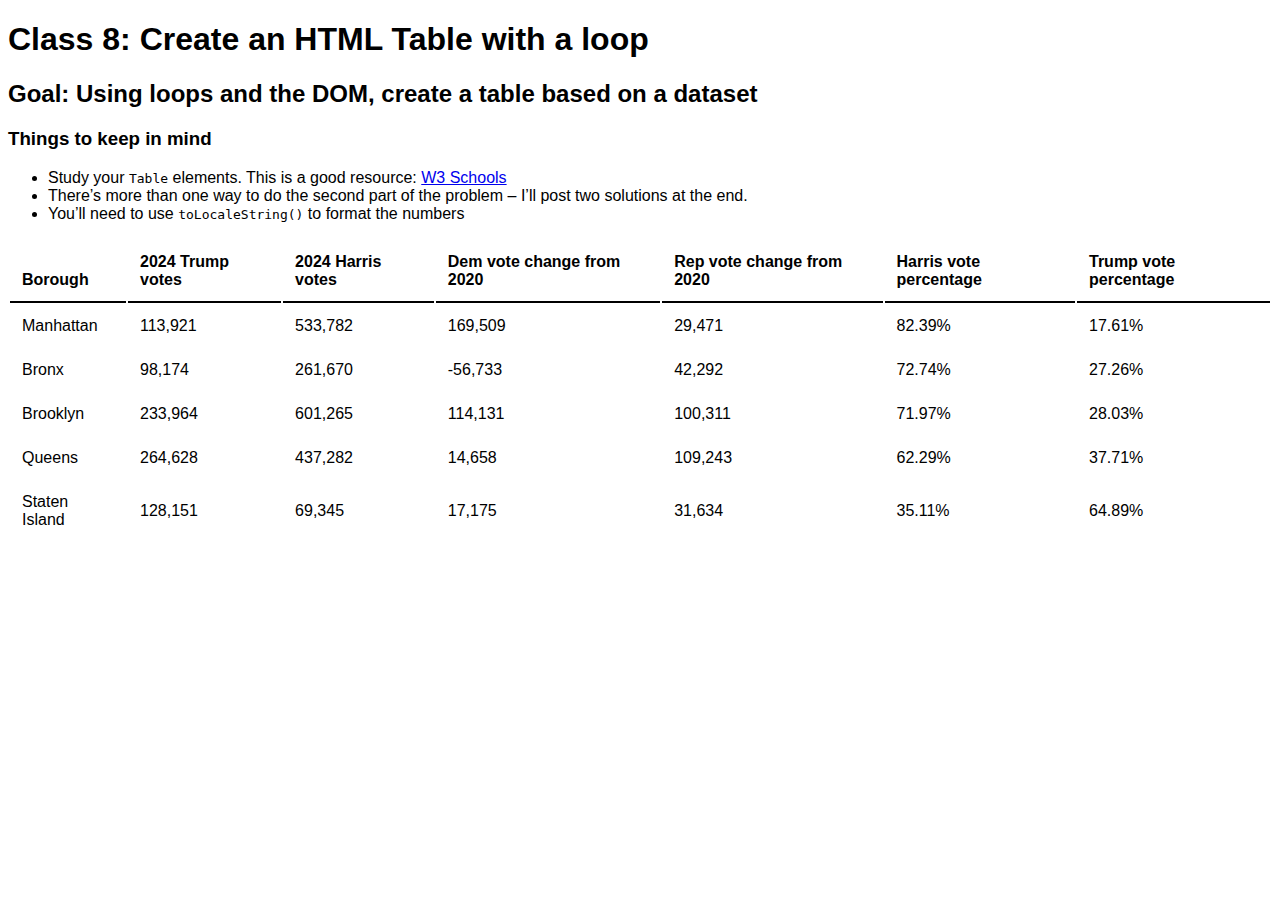
<file: 08/inClass/empty.html>
<!DOCTYPE html>
<html lang="en">
<head>
    <meta charset="UTF-8">
    <meta name="viewport" content="width=device-width, initial-scale=1.0">
    <title>JS Basics</title>
    <style>
        *:not(code) {
            font-family: sans-serif;
        }


        table {
            gap: 0;
        }

        /* Table header styling */
        th {
            border-bottom: 2px solid black;
            text-align: left;
            vertical-align: bottom;
        }


        td, th {
        padding: 0.75em;
        gap: 0;
        }

    </style>
</head>
<body>
    <h1>Class 8: Create an HTML Table with a loop</h1>
    <h2>Goal: Using loops and the DOM, create a table based on a dataset</h2>
    <h3>Things to keep in mind</h3>
    <ul>
        <li>Study your <code>Table</code> elements. This is a good resource: <a href="https://www.w3schools.com/html/html_tables.asp">W3 Schools</a></li>
        <li>There’s more than one way to do the second part of the problem – I’ll post two solutions at the end.</li>
        <li>You’ll need to use <code>toLocaleString()</code> to format the numbers</li>
    </ul>

    <!-- Select the table below!-->
    <table id="table">
        <thead id="table_head">

        </thead>
        <tbody id="table_body">

        </tbody>

    </table>

     <script>
        //Votes 2020-2024
        const boroughs = [
            {
                borough: "Manhattan",
                trumpVotes2024: 113921,
                harrisVotes2024: 533782,
                demVoteChange: 169509,
                repVoteChange: 29471,
                harrisVotePercentage: 82.39,
                trumpVotePercentage: 17.61
            },
            {
                borough: "Bronx",
                trumpVotes2024: 98174,
                harrisVotes2024: 261670,
                demVoteChange: -56733,
                repVoteChange: 42292,
                harrisVotePercentage: 72.74,
                trumpVotePercentage: 27.26
            },
            {
                borough: "Brooklyn",
                trumpVotes2024: 233964,
                harrisVotes2024: 601265,
                demVoteChange: 114131,
                repVoteChange: 100311,
                harrisVotePercentage: 71.97,
                trumpVotePercentage: 28.03
            },
            {
                borough: "Queens",
                trumpVotes2024: 264628,
                harrisVotes2024: 437282,
                demVoteChange: 14658,
                repVoteChange: 109243,
                harrisVotePercentage: 62.29,
                trumpVotePercentage: 37.71
            },
            {
                borough: "Staten Island",
                trumpVotes2024: 128151,
                harrisVotes2024: 69345,
                demVoteChange: 17175,
                repVoteChange: 31634,
                harrisVotePercentage: 35.11,
                trumpVotePercentage: 64.89
            }
        ];

        const headers = ['Borough','2024 Trump votes','2024 Harris votes','Dem vote change from 2020','Rep vote change from 2020','Harris vote percentage','Trump vote percentage'];

        //make a variable that selects table body by its id
        const table_body = document.getElementById('table_body');

        //make a variable that selects table head by its id
        
        const table_head = document.getElementById('table_head');

        //make a variable that creates a <tr> element for the headers 

        const tr = document.createElement('tr');

        //make a forEach loop that goes through the headers array and adds headers to the table
        headers.forEach(function(head) {

            //create a <th> element

                const th = document.createElement('th');

            //add the header name to the <th> element as text

                th.innerText = head;

            //append the header to the <tr> element for the headers
                tr.append(th);

        });

        //append the <tr> element for the headers to the table head

                table_head.append(tr);


        //make a forEach loop that goes through the data array and adds rows to the table
        boroughs.forEach(function(borough) {

            //make a variable that creates a <tr> element for each borough
            let tr1 = document.createElement('tr');

            //create a string that contains the table row items (<td> elements) for each borough as html

            let items = `
            
            <td>${borough.borough}</td>
            <td>${borough.trumpVotes2024.toLocaleString(1)}</td>
            <td>${borough.harrisVotes2024.toLocaleString(1)}</td>
            <td>${borough.demVoteChange.toLocaleString(1)}</td>
            <td>${borough.repVoteChange.toLocaleString(1)}</td>
            <td>${borough.harrisVotePercentage}%</td>
            <td>${borough.trumpVotePercentage}%</td>`;

            //add the html to the <tr> element 

            tr1.innerHTML = items;

            //add the <tr> element to the table body

            table_body.append(tr1);

            // makeTable(borough.borough, borough.trumpVotes2024,borough.harrisVotes2024, borough.demVoteChange, borough.repVoteChange, borough.harrisVotePercentage, borough.trumpVotePercentage);

        })

        
    
     </script>
</body>
</html>
</file>
<file: cards-project/styles.css>
@import url('https://fonts.googleapis.com/css2?family=DM+Serif+Text:ital@0;1&family=Open+Sans:ital,wght@0,300..800;1,300..800&display=swap');

body {
    margin: 0
}

h1, p {
    margin: 0;
    padding: 0;
}

h1 {
    font-family: "DM Serif Text", serif;
    font-weight: 900;
    font-style: normal;
    font-size: 50px;
    letter-spacing: 2px;
    text-align: center;
    color: #FFFF;
    background-color: #509344;

}

h2.name {
    font-weight: bold;
    font-family: "Open Sans", sans-serif;
    text-transform: uppercase;
    text-align: center;
    font-size: 20px;
    color: #980A30;
    text-align: left;
    padding-top: 10px;
    padding-bottom: 10px;
}

p {
    font-family: "Open Sans", sans-serif;
    font-size: 1em;

}

span {
    font-weight: bold;
}

div.container {
    box-sizing: 30%;
    display: flex;
    flex-direction: row;
    gap: 5px;
    justify-content: center;
    max-width: 100%;
    margin: 0 20%;
    flex-wrap: wrap;
}

div.photo-container {
    flex: 1;
    margin: 10px;
    border: 2px solid #080B0F;
    border-radius: 2%;
    padding: 10px 20px;
    min-width: 20%;
    /* max-width: 30%; */
    background-color: #e6e3e0;

}

img {
    display: flex;
    max-height: 200px;
    /* width: auto; */
    width: 100%;
    margin: 0 auto;
    justify-content: center;
    justify-items: center;
    align-items: center;

}

.visitors {
    margin-top: 10px;
    width: 100%;
    border-collapse: collapse;
    font-family: "Open Sans", sans-serif;
    font-size: 1em;
    text-align: center;
}

th, td {
    border-bottom: 1px solid #080B0F;
}


@media (min-width: 601px) and (max-width: 1199px) { 

    div.photo-container {
        max-width: 525px;
        padding: 20px; 
        float: left;
        width: 50%;
        margin-right: 10px;
    }

}

@media (max-width: 600px) {

div.photo-container {
min-width: 100%;
}

}
</file>
<file: global-drug-seizures/styles.css>
body {
	font-family: "Host Grotesk", serif;
	margin: 5%;
	padding-inline: 13%;
	background: #F3E8E3;
	font-size: 15px;
}

h1 {
	display: table;
	margin: left;
	font-family: "Host Grotesk", sans-serif;
	font-weight: 800;
	font-size: 30px;
	color: black;
}

h2 {
	display: table;
	margin: left;
	font-family: "Host Grotesk", sans-serif;
	font-weight: 500;
	font-size: 20px;
	color: black;
	justify-content: left;
}


img {
	width: 100%;
	height: auto;
}

.drugs {
	display: flex; 
    overflow: hidden;
    justify-items: center;
}

.credits{
	font-size: 12px;
	float: right;
}

byline {
	font-weight: 500;
	font-size: 15px;
}

.image-box {
	margin-bottom: 10%;
}
</file>
<file: my-first-site/styles.css>
p {
	font-size:25px;
}

a {
	color: red;
	}

.bing {
	color: blue;
	}

.google {
	color: orange;
	}

img {
	width: 400px;
	height: auto;
}
</file>
<file: Visual Story/styles.css>
body {
	font-family: "Host Grotesk", serif;
	margin: 5%;
	padding-inline: 13%;
	background: #F3E8E3;
	font-size: 19px;
}

h1 {
	display: table;
	margin: left;
	font-family: "Host Grotesk", sans-serif;
	font-weight: 800;
	font-size: 30px;
	color: black;
}

h2 {
	display: table;
	margin: left;
	font-family: "Host Grotesk", sans-serif;
	font-weight: 300;
    font-style: italic;
	font-size: 20px;
	color: black;
	justify-content: left;
}


img {
	width: 100%;
	height: auto;
}

.credits{
	font-size: 12px;
	float: right;
}

byline {
	font-weight: 500;
	font-size: 15px;
}

.image-box {
	margin-bottom: 10%;
    margin-left: 0;
    margin-right: 0;
}

figcaption {
    float: right;
}
</file>
<file: visual-story/styles.css>
body {
	font-family: "Host Grotesk", serif;
	margin: 5%;
	padding-inline: 13%;
	background: #F3E8E3;
	font-size: 18px;
	font-weight: 300;
}

h1 {
	display: table;
	margin: left;
	font-family: "Host Grotesk", sans-serif;
	font-weight: 800;
	font-size: 35px;
	color: black;
	padding-top: 30px;
}

h2 {
	display: table;
	margin: left;
	font-family: "Host Grotesk", sans-serif;
	font-weight: 300;
    font-style: italic;
	font-size: 20px;
	color: black;
	justify-content: left;
}


img {
	width: 100%;
	height: auto;
	display: block;
	border-radius: 20px;
}

byline {
	font-weight: 500;
	font-size: 15px;
}

.image-box {
	margin: 0px;
	margin-bottom: 10%;
    /* margin-left: auto; */
	border: 20px solid #ddd;
	border-radius: 20px;
	background-color: #ddd;
}

figcaption {
    float: right;
	font-size: 13px;;
}
</file>
